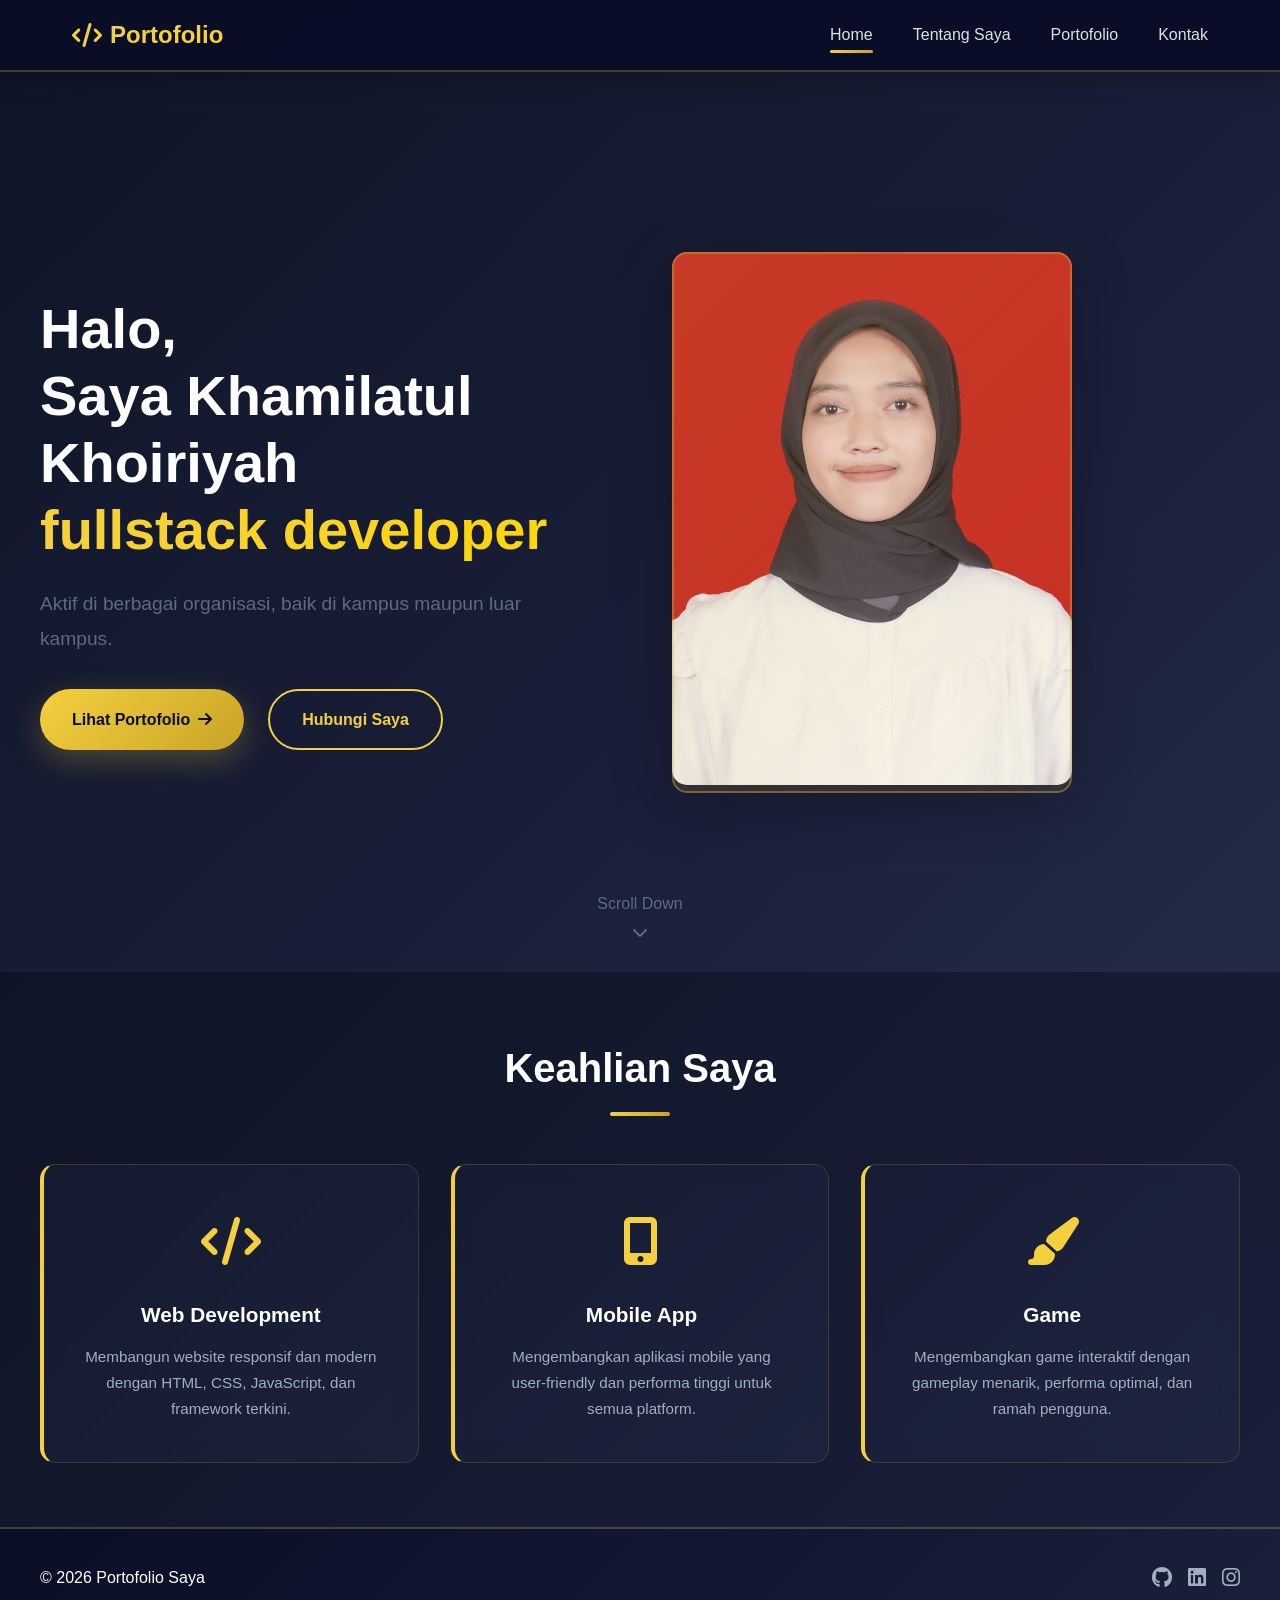
<file: index.html>
<!DOCTYPE html>
<html lang="id">
<head>
    <meta charset="UTF-8">
    <meta name="viewport" content="width=device-width, initial-scale=1.0">
    <meta name="description" content="Portofolio">
    <title>Portofolio - Home</title>
    <link rel="stylesheet" href="styles.css">
    <link rel="stylesheet" href="https://cdnjs.cloudflare.com/ajax/libs/font-awesome/6.4.0/css/all.min.css">
</head>
<body>
    <!-- Navigation -->
    <header>
        <nav class="navbar">
            <div class="nav-container">
                <div class="logo">
                    <i class="fas fa-code"></i>
                    <span>Portofolio</span>
                </div>
                <ul class="nav-menu">
                    <li><a href="index.html" class="nav-link active">Home</a></li>
                    <li><a href="about.html" class="nav-link">Tentang Saya</a></li>
                    <li><a href="portofolio.html" class="nav-link">Portofolio</a></li>
                    <li><a href="contact.html" class="nav-link">Kontak</a></li>
                </ul>
            </div>
        </nav>
    </header>

    <main>
        <!-- Hero Section -->
        <section class="hero">
            <div class="hero-bg-animation"></div>
            <div class="hero-container">
                <div class="hero-content">
                    <h1 class="hero-title">
                        <span class="hero-word">Halo,</span>
                        <span class="hero-word">Saya Khamilatul Khoiriyah</span>
                        <span class="hero-highlight">fullstack developer</span>
                    </h1>
                    <p class="hero-subtitle">
                        Aktif di berbagai organisasi, baik di kampus maupun luar kampus.
                    </p>
                    <div class="hero-buttons">
                        <a href="portofolio.html" class="btn btn-primary">
                            <span>Lihat Portofolio</span>
                            <i class="fas fa-arrow-right"></i>
                        </a>
                        <a href="contact.html" class="btn btn-secondary">
                            Hubungi Saya
                        </a>
                    </div>
                </div>
                <div class="hero-image">
                    <div class="image-wrapper">
                        <img src="assets/images/betul.jpg" alt="Profile Picture">
                        <div class="image-glow"></div>
                    </div>
                </div>
            </div>

            <!-- Scroll Indicator -->
            <div class="scroll-indicator">
                <span>Scroll Down</span>
                <i class="fas fa-chevron-down"></i>
            </div>
        </section>

        <!-- Features Section -->
        <section class="features">
            <div class="features-container">
                <h2 class="section-title">Keahlian Saya</h2>
                <div class="features-grid">
                    <div class="feature-card">
                        <div class="feature-icon">
                            <i class="fas fa-code"></i>
                        </div>
                        <h3>Web Development</h3>
                        <p>Membangun website responsif dan modern dengan HTML, CSS, JavaScript, dan framework terkini.</p>
                    </div>
                    <div class="feature-card">
                        <div class="feature-icon">
                            <i class="fas fa-mobile-alt"></i>
                        </div>
                        <h3>Mobile App</h3>
                        <p>Mengembangkan aplikasi mobile yang user-friendly dan performa tinggi untuk semua platform.</p>
                    </div>
                    <div class="feature-card">
                        <div class="feature-icon">
                            <i class="fas fa-paint-brush"></i>
                        </div>
                        <h3>Game</h3>
                        <p>Mengembangkan game interaktif dengan gameplay menarik, performa optimal, dan ramah pengguna.</p>
                    </div>
                </div>
            </div>
        </section>
    </main>

    <!-- Footer -->
    <footer>
        <div class="footer-container">
            <p>&copy; 2026 Portofolio Saya</p>
            <div class="social-links">
                <a href="https://github.com" target="_blank" title="GitHub">
                    <i class="fab fa-github"></i>
                </a>
                <a href="https://linkedin.com" target="_blank" title="LinkedIn">
                    <i class="fab fa-linkedin"></i>
                </a>
                <a href="https://instagram.com" target="_blank" title="Instagram">
                    <i class="fab fa-instagram"></i>
                </a>
            </div>
        </div>
    </footer>

    <script src="script.js"></script>
</body>
</html>
</file>
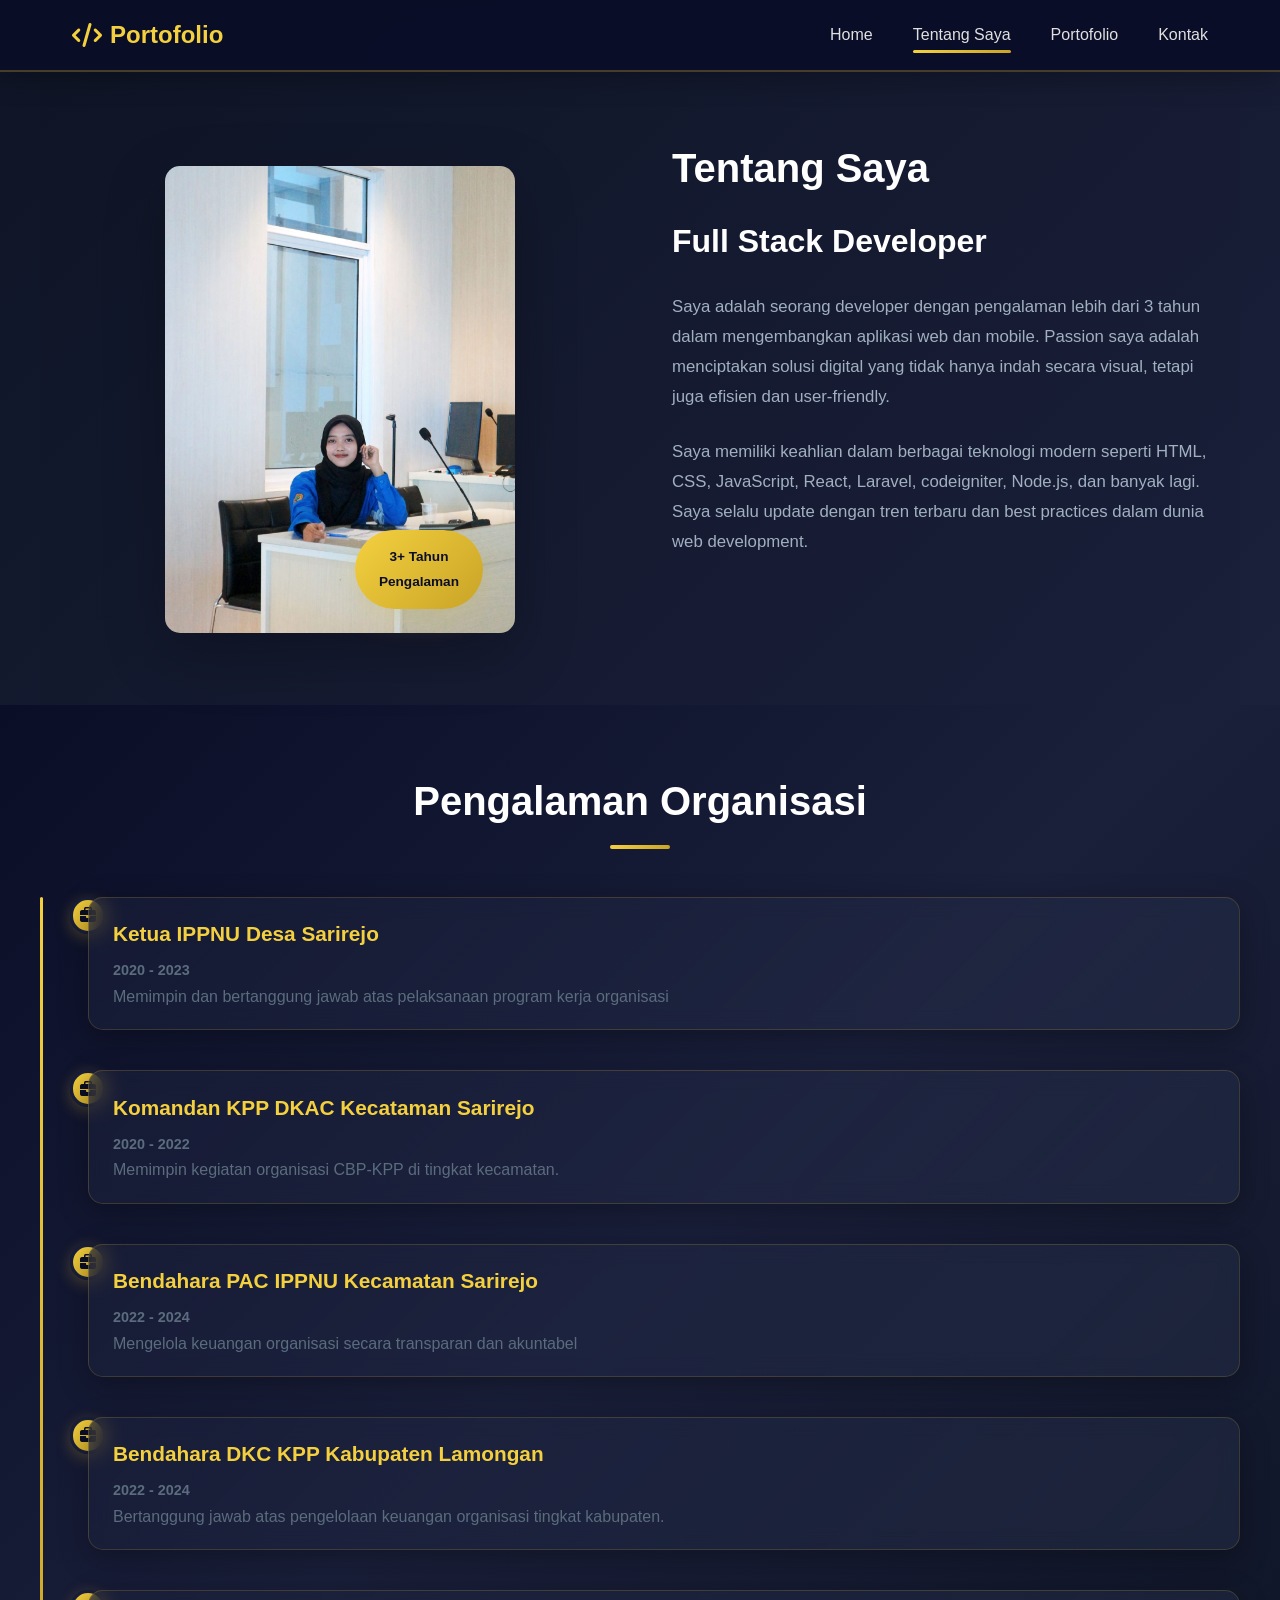
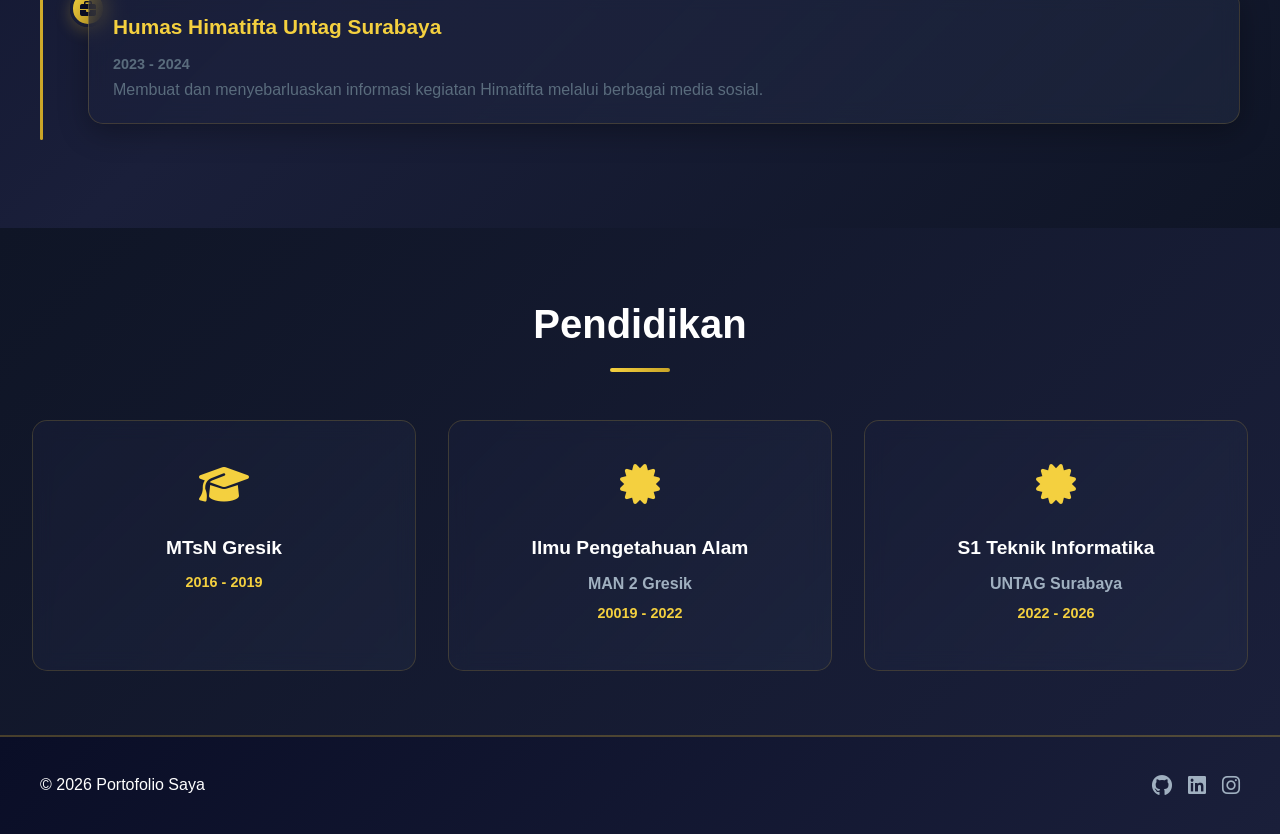
<file: about.html>
<!DOCTYPE html>
<html lang="id">
<head>
    <meta charset="UTF-8">
    <meta name="viewport" content="width=device-width, initial-scale=1.0">
    <meta name="description" content="Tentang saya - Developer profesional">
    <title>Tentang Saya - Portofolio</title>
    <link rel="stylesheet" href="styles.css">
    <link rel="stylesheet" href="https://cdnjs.cloudflare.com/ajax/libs/font-awesome/6.4.0/css/all.min.css">
</head>
<body>
    <!-- Navigation -->
    <header>
        <nav class="navbar">
            <div class="nav-container">
                <div class="logo">
                    <i class="fas fa-code"></i>
                    <span>Portofolio</span>
                </div>
                <ul class="nav-menu">
                    <li><a href="index.html" class="nav-link">Home</a></li>
                    <li><a href="about.html" class="nav-link active">Tentang Saya</a></li>
                    <li><a href="portofolio.html" class="nav-link">Portofolio</a></li>
                    <li><a href="contact.html" class="nav-link">Kontak</a></li>
                </ul>
            </div>
        </nav>
    </header>

    <main>
        <!-- About Section -->
        <section class="about-page">
            <div class="about-container">
                <!-- Left: Image -->
                <div class="about-image-section">
                    <div class="about-image-wrapper">
                        <img src="assets/images/fotomilaaa.jpg" alt="Tentang Saya">
                        <div class="about-badge">
                            <span class="badge-text">3+ Tahun</span>
                            <span class="badge-text">Pengalaman</span>
                        </div>
                    </div>
                </div>

                <!-- Right: Content -->
                <div class="about-content-section">
                    <h1 class="page-title">Tentang Saya</h1>
                    
                    <h2 class="subtitle">Full Stack Developer</h2>
                    
                    <p class="about-text">
                        Saya adalah seorang developer dengan pengalaman lebih dari 3 tahun dalam mengembangkan aplikasi web dan mobile. 
                        Passion saya adalah menciptakan solusi digital yang tidak hanya indah secara visual, tetapi juga efisien dan user-friendly.
                    </p>

                    <p class="about-text">
                        Saya memiliki keahlian dalam berbagai teknologi modern seperti HTML, CSS, JavaScript, React, Laravel, codeigniter, Node.js, dan banyak lagi. 
                        Saya selalu update dengan tren terbaru dan best practices dalam dunia web development.
                    </p>

                    
                </div>
            </div>
        </section>

        <!-- Experience Timeline -->
        <section class="experience-section">
            <div class="experience-container">
                <h2 class="section-title">Pengalaman Organisasi</h2>

                <div class="timeline">
                    <div class="timeline-item">
                        <div class="timeline-marker">
                            <i class="fas fa-briefcase"></i>
                        </div>
                        <div class="timeline-content">
                            <h3>Ketua IPPNU Desa Sarirejo</h3>
                            <p class="timeline-period">2020 - 2023</p>
                            <p>Memimpin dan bertanggung jawab atas pelaksanaan program kerja organisasi</p>
                        </div>
                    </div>

                    <div class="timeline-item">
                        <div class="timeline-marker">
                            <i class="fas fa-briefcase"></i>
                        </div>
                        <div class="timeline-content">
                            <h3>Komandan KPP DKAC Kecataman Sarirejo</h3>
                            <p class="timeline-period">2020 - 2022</p>
                            <p>Memimpin kegiatan organisasi CBP-KPP di tingkat kecamatan.</p>
                        </div>
                    </div>

                    <div class="timeline-item">
                        <div class="timeline-marker">
                            <i class="fas fa-briefcase"></i>
                        </div>
                        <div class="timeline-content">
                            <h3>Bendahara PAC IPPNU Kecamatan Sarirejo</h3>
                            <p class="timeline-period">2022 - 2024</p>
                            <p>Mengelola keuangan organisasi secara transparan dan akuntabel</p>
                        </div>
                    </div>

                    <div class="timeline-item">
                        <div class="timeline-marker">
                            <i class="fas fa-briefcase"></i>
                        </div>
                        <div class="timeline-content">
                            <h3>Bendahara DKC KPP Kabupaten Lamongan</h3>
                            <p class="timeline-period">2022 - 2024</p>
                            <p>Bertanggung jawab atas pengelolaan keuangan organisasi tingkat kabupaten.</p>
                        </div>
                    </div>

                    <div class="timeline-item">
                        <div class="timeline-marker">
                            <i class="fas fa-briefcase"></i>
                        </div>
                        <div class="timeline-content">
                            <h3>Humas Himatifta Untag Surabaya </h3>
                            <p class="timeline-period">2023 - 2024</p>
                            <p>Membuat dan menyebarluaskan informasi kegiatan Himatifta melalui berbagai media sosial.</p>
                        </div>
                    </div>
                </div>
            </div>
        </section>

        <!-- Education -->
        <section class="education-section">
            <div class="education-container">
                <h2 class="section-title">Pendidikan</h2>

                <div class="education-grid">
                    <div class="education-card">
                        <div class="education-icon">
                            <i class="fas fa-graduation-cap"></i>
                        </div>
                        <h3>MTsN Gresik</h3>
                        <p class="education-year">2016 - 2019</p>
                    </div>

                    <div class="education-card">
                        <div class="education-icon">
                            <i class="fas fa-certificate"></i>
                        </div>
                        <h3>Ilmu Pengetahuan Alam</h3>
                        <p class="education-school">MAN 2 Gresik</p>
                        <p class="education-year">20019 - 2022</p>
                    </div>

                    <div class="education-card">
                        <div class="education-icon">
                            <i class="fas fa-certificate"></i>
                        </div>
                        <h3>S1 Teknik Informatika</h3>
                        <p class="education-school">UNTAG Surabaya</p>
                        <p class="education-year">2022 - 2026</p>
                    </div>
                </div>
            </div>
        </section>
    </main>

    <!-- Footer -->
    <footer>
        <div class="footer-container">
            <p>&copy; 2026 Portofolio Saya</p>
            <div class="social-links">
                <a href="https://github.com" target="_blank" title="GitHub">
                    <i class="fab fa-github"></i>
                </a>
                <a href="https://linkedin.com" target="_blank" title="LinkedIn">
                    <i class="fab fa-linkedin"></i>
                </a>
                <a href="https://instagram.com" target="_blank" title="Instagram">
                    <i class="fab fa-instagram"></i>
                </a>
            </div>
        </div>
    </footer>

    <script src="script.js"></script>
</body>
</html>
</file>
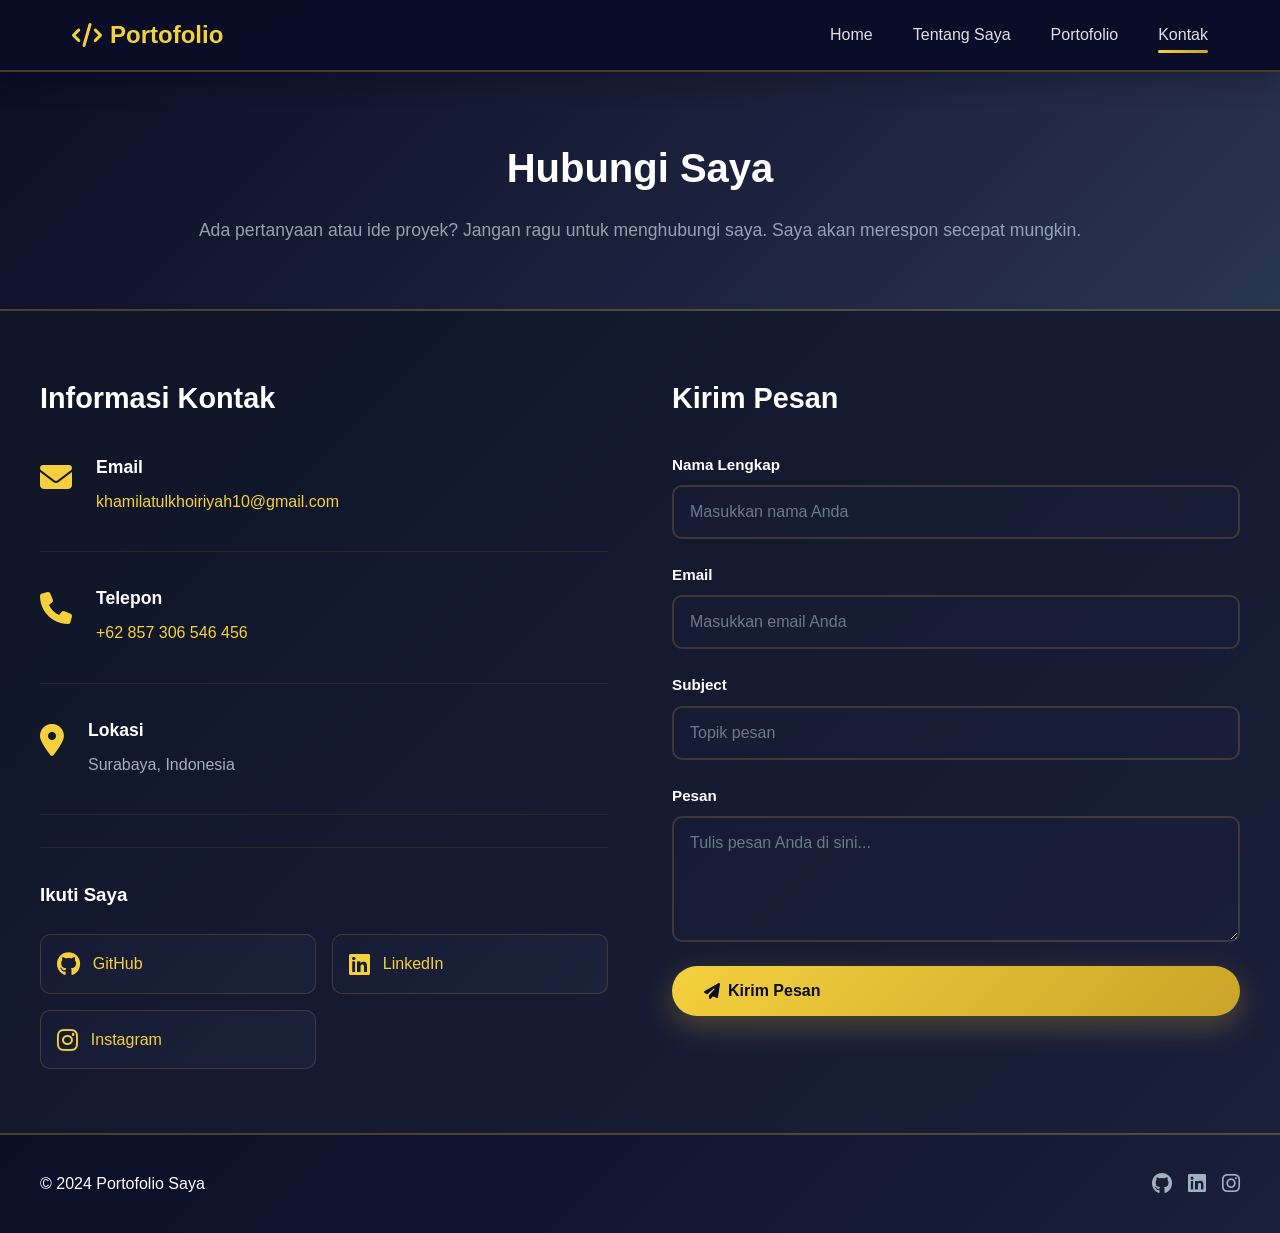
<file: contact.html>
<!DOCTYPE html>
<html lang="id">
<head>
    <meta charset="UTF-8">
    <meta name="viewport" content="width=device-width, initial-scale=1.0">
    <meta name="description" content="Hubungi saya untuk proyek baru atau kolaborasi">
    <title>Kontak - Portofolio</title>
    <link rel="stylesheet" href="styles.css">
    <link rel="stylesheet" href="https://cdnjs.cloudflare.com/ajax/libs/font-awesome/6.4.0/css/all.min.css">
</head>
<body>
    <!-- Navigation -->
    <header>
        <nav class="navbar">
            <div class="nav-container">
                <div class="logo">
                    <i class="fas fa-code"></i>
                    <span>Portofolio</span>
                </div>
                <ul class="nav-menu">
                    <li><a href="index.html" class="nav-link">Home</a></li>
                    <li><a href="about.html" class="nav-link">Tentang Saya</a></li>
                    <li><a href="portofolio.html" class="nav-link">Portofolio</a></li>
                    <li><a href="contact.html" class="nav-link active">Kontak</a></li>
                </ul>
            </div>
        </nav>
    </header>

    <main>
        <!-- Contact Header -->
        <section class="contact-header">
            <div class="contact-header-container">
                <h1 class="page-title">Hubungi Saya</h1>
                <p class="page-subtitle">Ada pertanyaan atau ide proyek? Jangan ragu untuk menghubungi saya. Saya akan merespon secepat mungkin.</p>
            </div>
        </section>

        <!-- Contact Section -->
        <section class="contact-section">
            <div class="contact-container">
                <!-- Left: Contact Info -->
                <div class="contact-info">
                    <h2>Informasi Kontak</h2>

                    <div class="contact-card">
                        <div class="contact-icon">
                            <i class="fas fa-envelope"></i>
                        </div>
                        <div class="contact-details">
                            <h3>Email</h3>
                            <p><a href="mailto:hello@example.com">khamilatulkhoiriyah10@gmail.com</a></p>
                        </div>
                    </div>

                    <div class="contact-card">
                        <div class="contact-icon">
                            <i class="fas fa-phone"></i>
                        </div>
                        <div class="contact-details">
                            <h3>Telepon</h3>
                            <p><a href="tel:+62812345678">+62 857 306 546 456</a></p>
                        </div>
                    </div>

                    <div class="contact-card">
                        <div class="contact-icon">
                            <i class="fas fa-map-marker-alt"></i>
                        </div>
                        <div class="contact-details">
                            <h3>Lokasi</h3>
                            <p>Surabaya, Indonesia</p>
                        </div>
                    </div>

                    <!-- Social Media -->
                    <div class="social-section">
                        <h3>Ikuti Saya</h3>
                        <div class="social-buttons">
                            <a href="https://github.com" target="_blank" class="social-btn">
                                <i class="fab fa-github"></i>
                                <span>GitHub</span>
                            </a>
                            <a href="https://linkedin.com" target="_blank" class="social-btn">
                                <i class="fab fa-linkedin"></i>
                                <span>LinkedIn</span>
                            </a>
                            <a href="https://instagram.com" target="_blank" class="social-btn">
                                <i class="fab fa-instagram"></i>
                                <span>Instagram</span>
                            </a>
                        </div>
                    </div>
                </div>

                <!-- Right: Contact Form -->
                <div class="contact-form-wrapper">
                    <h2>Kirim Pesan</h2>
                    
                    <form class="contact-form" id="contactForm">
                        <div class="form-group">
                            <label for="name">Nama Lengkap</label>
                            <input type="text" id="name" name="name" required placeholder="Masukkan nama Anda">
                            <span class="form-error"></span>
                        </div>

                        <div class="form-group">
                            <label for="email">Email</label>
                            <input type="email" id="email" name="email" required placeholder="Masukkan email Anda">
                            <span class="form-error"></span>
                        </div>

                        <div class="form-group">
                            <label for="subject">Subject</label>
                            <input type="text" id="subject" name="subject" required placeholder="Topik pesan">
                            <span class="form-error"></span>
                        </div>

                        <div class="form-group">
                            <label for="message">Pesan</label>
                            <textarea id="message" name="message" rows="5" required placeholder="Tulis pesan Anda di sini..."></textarea>
                            <span class="form-error"></span>
                        </div>

                        <button type="submit" class="btn btn-primary">
                            <i class="fas fa-paper-plane"></i>
                            <span>Kirim Pesan</span>
                        </button>
                    </form>

                    <!-- Success Message -->
                    <div id="successMessage" class="success-message hidden">
                        <div class="success-icon">
                            <i class="fas fa-check-circle"></i>
                        </div>
                        <p>Terima kasih! Pesan Anda telah dikirim. Saya akan merespon segera.</p>
                    </div>
                </div>
            </div>
        </section>
    </main>

    <!-- Footer -->
    <footer>
        <div class="footer-container">
            <p>&copy; 2024 Portofolio Saya</p>
            <div class="social-links">
                <a href="https://github.com" target="_blank" title="GitHub">
                    <i class="fab fa-github"></i>
                </a>
                <a href="https://linkedin.com" target="_blank" title="LinkedIn">
                    <i class="fab fa-linkedin"></i>
                </a>
                <a href="https://instagram.com" target="_blank" title="Instagram">
                    <i class="fab fa-instagram"></i>
                </a>
            </div>
        </div>
    </footer>

    <script src="script.js"></script>
</body>
</html>
</file>
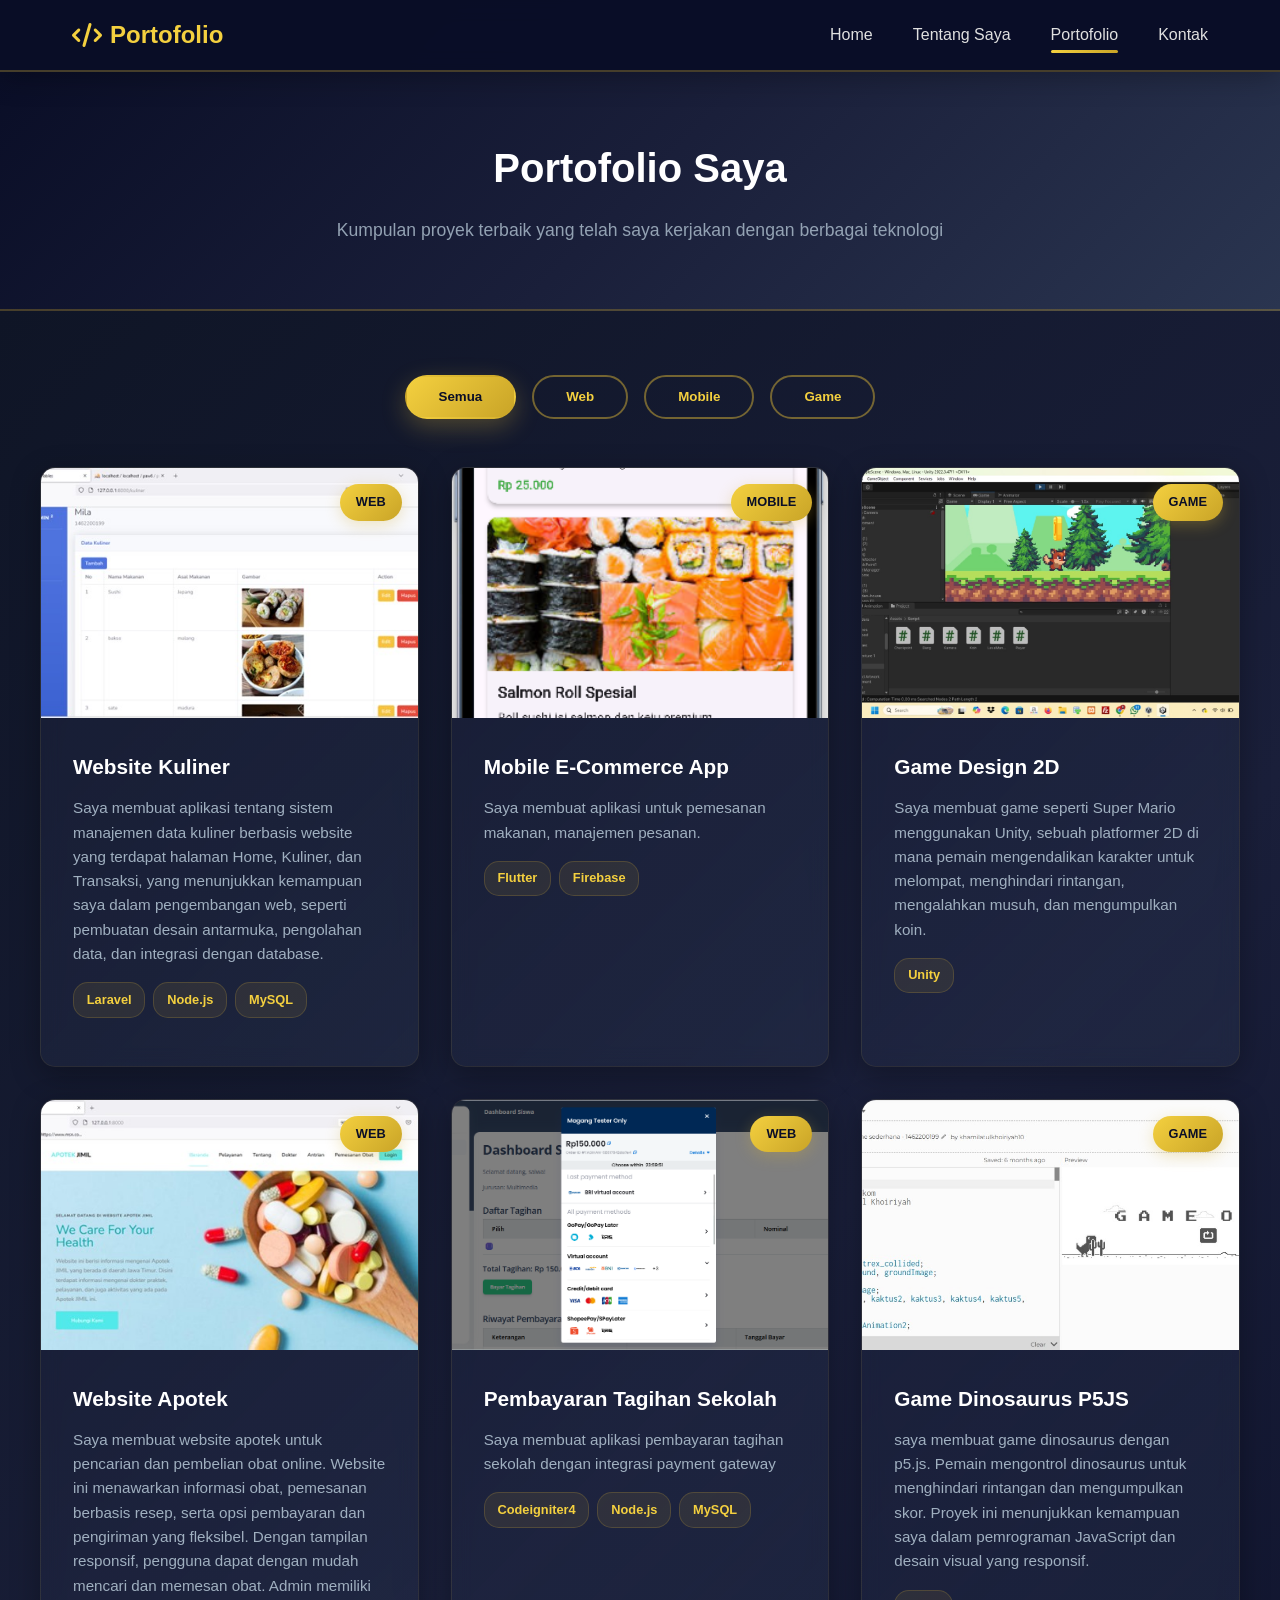
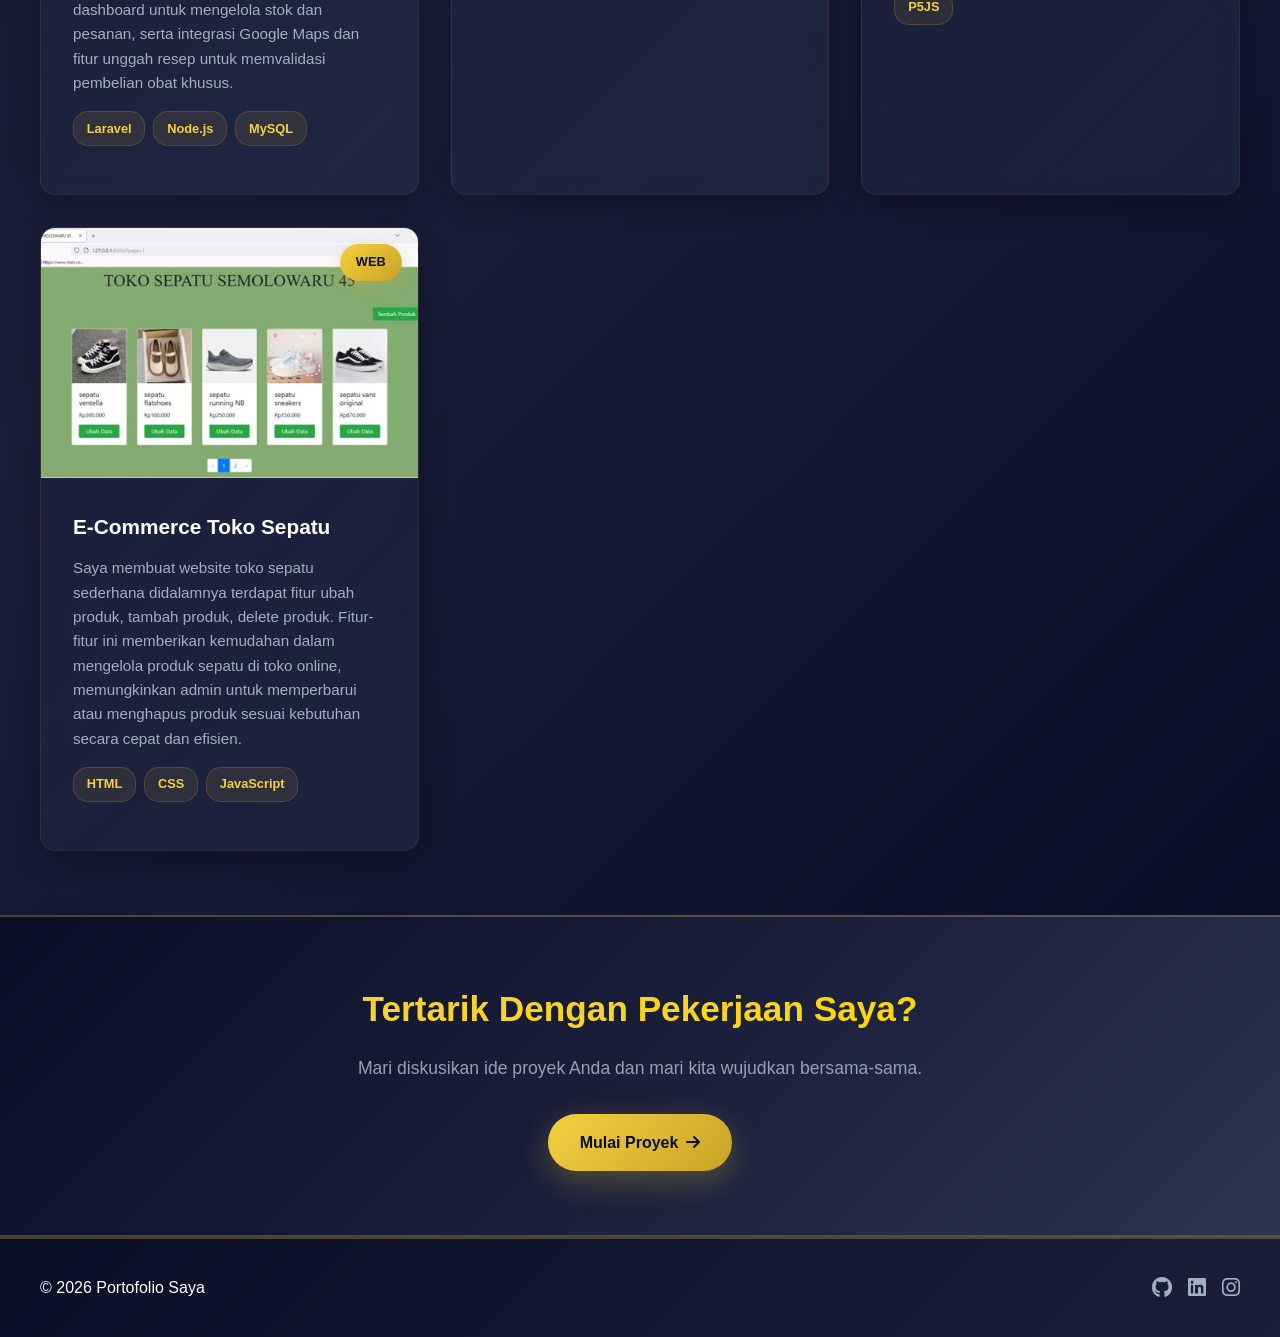
<file: portofolio.html>
<!DOCTYPE html>
<html lang="id">
<head>
    <meta charset="UTF-8">
    <meta name="viewport" content="width=device-width, initial-scale=1.0">
    <meta name="description" content="Portofolio proyek-proyek terbaik saya">
    <title>Portofolio - Galeri Proyek</title>
    <link rel="stylesheet" href="styles.css">
    <link rel="stylesheet" href="https://cdnjs.cloudflare.com/ajax/libs/font-awesome/6.4.0/css/all.min.css">
</head>
<body>
    <!-- Navigation -->
    <header>
        <nav class="navbar">
            <div class="nav-container">
                <div class="logo">
                    <i class="fas fa-code"></i>
                    <span>Portofolio</span>
                </div>
                <ul class="nav-menu">
                    <li><a href="index.html" class="nav-link">Home</a></li>
                    <li><a href="about.html" class="nav-link">Tentang Saya</a></li>
                    <li><a href="portofolio.html" class="nav-link active">Portofolio</a></li>
                    <li><a href="contact.html" class="nav-link">Kontak</a></li>
                </ul>
            </div>
        </nav>
    </header>

    <main>
        <!-- Portofolio Header -->
        <section class="portofolio-header">
            <div class="portofolio-header-container">
                <h1 class="page-title">Portofolio Saya</h1>
                <p class="page-subtitle">Kumpulan proyek terbaik yang telah saya kerjakan dengan berbagai teknologi</p>
            </div>
        </section>

        <!-- Portofolio Section -->
        <section class="portofolio-section">
            <div class="portofolio-container">
                <!-- Filter Buttons -->
                <div class="filter-buttons">
                    <button class="filter-btn active" data-filter="all">
                        <span>Semua</span>
                    </button>
                    <button class="filter-btn" data-filter="web">
                        <span>Web</span>
                    </button>
                    <button class="filter-btn" data-filter="mobile">
                        <span>Mobile</span>
                    </button>
                    <button class="filter-btn" data-filter="Game">
                        <span>Game</span>
                    </button>
                </div>

                <!-- Portofolio Grid -->
                <div class="portofolio-grid" id="portofolioGrid">
                    <!-- Portofolio items akan di-generate oleh JavaScript -->
                </div>
            </div>
        </section>

        <!-- CTA Section -->
        <section class="cta">
            <div class="cta-container">
                <h2>Tertarik Dengan Pekerjaan Saya?</h2>
                <p>Mari diskusikan ide proyek Anda dan mari kita wujudkan bersama-sama.</p>
                <a href="contact.html" class="btn btn-primary">
                    Mulai Proyek <i class="fas fa-arrow-right"></i>
                </a>
            </div>
        </section>
    </main>

    <!-- Footer -->
    <footer>
        <div class="footer-container">
            <p>&copy; 2026 Portofolio Saya</p>
            <div class="social-links">
                <a href="https://github.com" target="_blank" title="GitHub">
                    <i class="fab fa-github"></i>
                </a>
                <a href="https://linkedin.com" target="_blank" title="LinkedIn">
                    <i class="fab fa-linkedin"></i>
                </a>
                <a href="https://instagram.com" target="_blank" title="Instagram">
                    <i class="fab fa-instagram"></i>
                </a>
            </div>
        </div>
    </footer>

    <script src="script.js"></script>
</body>
</html>
</file>
<file: styles.css>
/* ===== RESET & GLOBAL ===== */
* {
    margin: 0;
    padding: 0;
    box-sizing: border-box;
}

:root {
    --primary: #0a0e27;
    --secondary: #1a1f3a;
    --accent: #d4af37;
    --gold: #f4d03f;
    --gold-dark: #c9a427;
    --light: #f5f7fa;
    --text-dark: #0a0e27;
    --text-light: #5a6c7d;
    --white: #ffffff;
    --shadow: 0 10px 40px rgba(0, 0, 0, 0.15);
    --shadow-lg: 0 20px 60px rgba(0, 0, 0, 0.25);
}

html {
    scroll-behavior: smooth;
}

body {
    font-family: 'Segoe UI', Tahoma, Geneva, Verdana, sans-serif;
    background: linear-gradient(135deg, #0f1526 0%, #1a1f3a 50%, #2a3550 100%);
    color: var(--text-dark);
    line-height: 1.6;
    min-height: 100vh;
    display: flex;
    flex-direction: column;
}

main {
    flex: 1;
}

/* ===== NAVBAR ===== */
header {
    background: rgba(10, 14, 39, 0.98);
    backdrop-filter: blur(10px);
    border-bottom: 2px solid rgba(212, 175, 55, 0.3);
    box-shadow: 0 4px 30px rgba(0, 0, 0, 0.3);
    position: sticky;
    top: 0;
    z-index: 100;
}

.navbar {
    padding: 1rem 0;
}

.nav-container {
    max-width: 1200px;
    margin: 0 auto;
    padding: 0 2rem;
    display: flex;
    justify-content: space-between;
    align-items: center;
}

.logo {
    font-size: 1.5rem;
    font-weight: 700;
    color: var(--gold);
    display: flex;
    align-items: center;
    gap: 0.5rem;
}

.logo i {
    color: var(--gold);
}

.nav-menu {
    display: flex;
    list-style: none;
    gap: 2.5rem;
}

.nav-link {
    text-decoration: none;
    color: #e0e0e0;
    font-weight: 500;
    position: relative;
    padding-bottom: 0.3rem;
    transition: color 0.3s ease;
}

.nav-link::after {
    content: '';
    position: absolute;
    bottom: -5px;
    left: 0;
    width: 0;
    height: 3px;
    background: linear-gradient(90deg, var(--gold), var(--gold-dark));
    border-radius: 2px;
    transition: width 0.3s ease;
}

.nav-link:hover::after,
.nav-link.active::after {
    width: 100%;
}

.nav-link:hover {
    color: var(--gold);
}

/* ===== HERO SECTION ===== */
.hero {
    min-height: 100vh;
    display: flex;
    flex-direction: column;
    justify-content: center;
    align-items: center;
    padding: 4rem 2rem;
    position: relative;
    overflow: hidden;
}

.hero-bg-animation {
    position: absolute;
    top: -50%;
    right: -50%;
    width: 600px;
    height: 600px;
    background: radial-gradient(circle, rgba(212, 175, 55, 0.15) 0%, transparent 70%);
    border-radius: 50%;
    animation: float 6s ease-in-out infinite;
    z-index: -1;
}

.hero-container {
    max-width: 1200px;
    width: 100%;
    display: grid;
    grid-template-columns: 1fr 1fr;
    gap: 4rem;
    align-items: center;
}

.hero-content h1 {
    font-size: 3.5rem;
    font-weight: 800;
    margin-bottom: 1.5rem;
    line-height: 1.2;
    color: white;
}

.hero-word {
    display: block;
    animation: slideUp 0.8s ease both;
}

.hero-word:nth-child(1) {
    animation-delay: 0s;
}

.hero-word:nth-child(2) {
    animation-delay: 0.2s;
}

.hero-highlight {
    display: block;
    background: linear-gradient(135deg, var(--gold) 0%, #ffd700 100%);
    -webkit-background-clip: text;
    -webkit-text-fill-color: transparent;
    background-clip: text;
    animation: slideUp 0.8s ease 0.4s both;
}

.hero-subtitle {
    font-size: 1.2rem;
    color: var(--text-light);
    margin-bottom: 2rem;
    max-width: 500px;
    line-height: 1.8;
    animation: slideUp 0.8s ease 0.6s both;
}

.hero-buttons {
    display: flex;
    gap: 1.5rem;
    animation: slideUp 0.8s ease 0.8s both;
    flex-wrap: wrap;
}

.btn {
    padding: 1rem 2rem;
    border: none;
    border-radius: 50px;
    font-size: 1rem;
    font-weight: 600;
    cursor: pointer;
    transition: all 0.3s ease;
    display: inline-flex;
    align-items: center;
    gap: 0.5rem;
    text-decoration: none;
    text-align: center;
}

.btn-primary {
    background: linear-gradient(135deg, var(--gold) 0%, var(--gold-dark) 100%);
    color: #0a0e27;
    box-shadow: 0 10px 30px rgba(212, 175, 55, 0.3);
    font-weight: 700;
}

.btn-primary:hover {
    transform: translateY(-3px);
    box-shadow: 0 15px 45px rgba(212, 175, 55, 0.5);
}

.btn-secondary {
    background: transparent;
    color: var(--gold);
    border: 2px solid var(--gold);
}

.btn-secondary:hover {
    background: var(--gold);
    color: #0a0e27;
    transform: translateY(-3px);
    font-weight: 700;
}

.hero-image {
    position: relative;
    animation: slideUp 0.8s ease 1s both;
}

.image-wrapper {
    position: relative;
    width: 100%;
    max-width: 400px;
}

.image-wrapper img {
    width: 100%;
    border-radius: 15px;
    box-shadow: var(--shadow-lg);
    object-fit: cover;
}

.image-glow {
    position: absolute;
    inset: 0;
    border-radius: 15px;
    background: linear-gradient(135deg, rgba(212, 175, 55, 0.2) 0%, rgba(244, 208, 63, 0.1) 100%);
    animation: rotate 8s linear infinite;
    pointer-events: none;
    border: 2px solid rgba(212, 175, 55, 0.4);
}

.scroll-indicator {
    position: absolute;
    bottom: 2rem;
    left: 50%;
    transform: translateX(-50%);
    display: flex;
    flex-direction: column;
    align-items: center;
    gap: 0.5rem;
    color: var(--text-light);
    animation: bounce 2s ease-in-out infinite;
}

/* ===== FEATURES SECTION ===== */
.features {
    padding: 4rem 2rem;
    background: linear-gradient(135deg, #0f1526 0%, #1a1f3a 100%);
}

.features-container {
    max-width: 1200px;
    margin: 0 auto;
}

.section-title {
    font-size: 2.5rem;
    font-weight: 800;
    text-align: center;
    margin-bottom: 3rem;
    color: var(--white);
    position: relative;
    padding-bottom: 1rem;
}

.section-title::after {
    content: '';
    position: absolute;
    bottom: 0;
    left: 50%;
    transform: translateX(-50%);
    width: 60px;
    height: 4px;
    background: linear-gradient(90deg, var(--gold), var(--gold-dark));
    border-radius: 2px;
}

.features-grid {
    display: grid;
    grid-template-columns: repeat(auto-fit, minmax(300px, 1fr));
    gap: 2rem;
}

.feature-card {
    background: linear-gradient(135deg, rgba(26, 31, 58, 0.5) 0%, rgba(42, 53, 80, 0.3) 100%);
    padding: 2.5rem;
    border-radius: 15px;
    border-left: 4px solid var(--gold);
    border: 1px solid rgba(212, 175, 55, 0.2);
    border-left: 4px solid var(--gold);
    transition: all 0.3s ease;
    text-align: center;
    backdrop-filter: blur(10px);
}

.feature-card:hover {
    transform: translateY(-8px);
    box-shadow: 0 15px 50px rgba(212, 175, 55, 0.2);
    border-color: rgba(212, 175, 55, 0.4);
}

.feature-icon {
    font-size: 3rem;
    color: var(--gold);
    margin-bottom: 1rem;
}

.feature-card h3 {
    color: var(--white);
    margin-bottom: 0.8rem;
    font-size: 1.3rem;
}

.feature-card p {
    color: #a0b0c0;
    font-size: 0.95rem;
    line-height: 1.7;
}

/* ===== ABOUT PAGE ===== */
.about-page { 
    max-width: 1200px; 
    margin: 0 auto;    
    padding: 4rem 2rem;
    background: linear-gradient(135deg, #0f1526 0%, #1a1f3a 100%);
}

.about-container {
    display: grid;
    grid-template-columns: 1fr 1fr;
    gap: 4rem;
    align-items: flex-start; 
}
.about-image-section {
    margin-top: 30px;
    display: flex;
    justify-content: center;
}

.about-image-wrapper {
    position: relative;
     max-width: 350px;
    width: 100%;
}

.about-image-wrapper img {
    width: 100%;
    border-radius: 15px;
    box-shadow: var(--shadow-lg);
    object-fit: cover;
}

.about-badge {
    position: absolute;
    bottom: 2rem;
    right: 2rem;
    background: linear-gradient(135deg, var(--gold) 0%, var(--gold-dark) 100%);
    color: #0a0e27;
    padding: 1rem 1.5rem;
    border-radius: 50px;
    font-weight: 700;
    box-shadow: 0 8px 30px rgba(212, 175, 55, 0.3);
    display: flex;
    flex-direction: column;
    align-items: center;
    gap: 0.2rem;
}

.badge-text {
    font-size: 0.85rem;
}

.page-title {
    font-size: 2.5rem;
    font-weight: 800;
    color: var(--white);
    margin-bottom: 1rem;
}

.subtitle {
    font-size: 2rem;
    color: var(--white);
    margin-bottom: 1.5rem;
}

.about-text {
    color: #a0b0c0;
    margin-bottom: 1.5rem;
    line-height: 1.8;
    font-size: 1.05rem;
}

/* ===== EXPERIENCE SECTION ===== */
.experience-section {
    padding: 4rem 2rem;
    background: linear-gradient(135deg, #0a0e27 0%, #1a1f3a 50%, #0f1526 100%);
}

.experience-container {
    max-width: 1200px;
    margin: 0 auto;
}

.timeline {
    position: relative;
    padding-left: 3rem;
}

.timeline::before {
    content: '';
    position: absolute;
    left: 0;
    top: 0;
    bottom: 0;
    width: 3px;
    background: linear-gradient(180deg, var(--gold) 0%, var(--gold-dark) 100%);
    border-radius: 2px;
}

.timeline-item {
    position: relative;
    margin-bottom: 1.5rem;
    padding-bottom: 1rem;
}

.timeline-marker {
    position: absolute;
    left: -1.15rem;
    top: 0;
    width: 2.3rem;
    height: 2.3rem;
    background: linear-gradient(135deg, var(--gold) 0%, var(--gold-dark) 100%);
    border-radius: 50%;
    border: 3px solid #1a1f3a;
    box-shadow: 0 4px 15px rgba(212, 175, 55, 0.3);
    display: flex;
    align-items: center;
    justify-content: center;
    color: #0a0e27;
    font-size: 1rem;
}

.timeline-content {
    background: linear-gradient(135deg, rgba(26, 31, 58, 0.6) 0%, rgba(42, 53, 80, 0.4) 100%);
    padding: 1.2rem 1.5rem;
    border-radius: 15px;
    border: 1px solid rgba(212, 175, 55, 0.2);
    box-shadow: 0 8px 30px rgba(0, 0, 0, 0.3);
    transition: all 0.3s ease;
    backdrop-filter: blur(10px);
}

.timeline-content:hover {
    transform: translateX(5px);
    box-shadow: 0 12px 40px rgba(212, 175, 55, 0.15);
    border-color: rgba(212, 175, 55, 0.4);
}

.timeline-content h3 {
    color: var(--gold);
    font-size: 1.3rem;
    margin-bottom: 0.5rem;
}

.timeline-period {
    color: #a0b0c0;
    font-weight: 600;
    font-size: 0.9rem;
}

.timeline-content p {
    color: #c0d0e0;
}

.timeline-company {
    color: var(--secondary);
    font-weight: 600;
    margin-bottom: 0.8rem;
    font-size: 0.95rem;
}

.timeline-content p {
    color: var(--text-light);
    line-height: 1.7;
}

/* ===== EDUCATION SECTION ===== */
.education-section {
    padding: 4rem 2rem;
    background: linear-gradient(135deg, #0f1526 0%, #1a1f3a 100%);
}

.education-grid {
    display: grid;
    grid-template-columns: repeat(auto-fit, minmax(280px, 1fr));
    gap: 2rem;
}

.education-card {
    background: linear-gradient(135deg, rgba(26, 31, 58, 0.5) 0%, rgba(42, 53, 80, 0.3) 100%);
    padding: 2rem;
    border-radius: 15px;
    text-align: center;
    transition: all 0.3s ease;
    border: 1px solid rgba(212, 175, 55, 0.2);
    backdrop-filter: blur(10px);
}

.education-card:hover {
    transform: translateY(-8px);
    box-shadow: 0 15px 50px rgba(212, 175, 55, 0.2);
    border-color: rgba(212, 175, 55, 0.4);
}

.education-icon {
    font-size: 2.5rem;
    color: var(--gold);
    margin-bottom: 1rem;
}

.education-card h3 {
    color: var(--white);
    font-size: 1.2rem;
    margin-bottom: 0.5rem;
}

.education-school {
    color: #a0b0c0;
    font-weight: 600;
    margin-bottom: 0.3rem;
}

.education-year {
    color: var(--gold);
    font-weight: 600;
    margin-bottom: 0.8rem;
    font-size: 0.9rem;
}

.education-desc {
    color: var(--text-light);
    font-size: 0.9rem;
    line-height: 1.6;
}

/* ===== PORTFOLIO SECTION ===== */
.portofolio-header {
    padding: 4rem 2rem;
    background: linear-gradient(135deg, #0a0e27 0%, #1a1f3a 50%, #2a3550 100%);
    color: var(--white);
    text-align: center;
    border-bottom: 2px solid rgba(212, 175, 55, 0.3);
}

.portofolio-header-container .page-title {
    color: var(--white);
}

.page-subtitle {
    font-size: 1.1rem;
    opacity: 0.9;
    margin-top: 1rem;
    color: #a0b0c0;
}

.portofolio-section {
    padding: 4rem 2rem;
    background: linear-gradient(135deg, #0f1526 0%, #1a1f3a 50%, #0a0e27 100%);
}

.portofolio-container {
    max-width: 1200px;
    margin: 0 auto;
}

.filter-buttons {
    display: flex;
    justify-content: center;
    gap: 1rem;
    margin-bottom: 3rem;
    flex-wrap: wrap;
}

.filter-btn {
    padding: 0.8rem 2rem;
    border: 2px solid rgba(212, 175, 55, 0.5);
    background: transparent;
    color: var(--gold);
    border-radius: 50px;
    font-weight: 600;
    cursor: pointer;
    transition: all 0.3s ease;
}

.filter-btn:hover,
.filter-btn.active {
    background: linear-gradient(135deg, var(--gold) 0%, var(--gold-dark) 100%);
    color: #0a0e27;
    border-color: transparent;
    box-shadow: 0 8px 25px rgba(212, 175, 55, 0.3);
}

.portofolio-grid {
    display: grid;
    grid-template-columns: repeat(auto-fill, minmax(320px, 1fr));
    gap: 2rem;
}

.portofolio-card {
    background: linear-gradient(135deg, rgba(26, 31, 58, 0.6) 0%, rgba(42, 53, 80, 0.4) 100%);
    border-radius: 15px;
    overflow: hidden;
    box-shadow: 0 8px 30px rgba(0, 0, 0, 0.3);
    transition: all 0.4s cubic-bezier(0.4, 0, 0.2, 1);
    cursor: pointer;
    border: 1px solid rgba(212, 175, 55, 0.1);
    backdrop-filter: blur(10px);
}

.portofolio-card:hover {
    transform: translateY(-10px);
    box-shadow: 0 15px 50px rgba(212, 175, 55, 0.2);
    border-color: rgba(212, 175, 55, 0.3);
}


.portofolio-image {
    width: 100%;
    height: 250px;
    overflow: hidden;
    position: relative;
    background: #ddd;
}

.portofolio-image img {
    width: 100%;
    height: 100%;
    object-fit: cover;
    transition: transform 0.3s ease;
}

.portofolio-card:hover .portofolio-image img {
    transform: scale(1.1);
}

.portofolio-badge {
    position: absolute;
    top: 1rem;
    right: 1rem;
    background: linear-gradient(135deg, var(--gold) 0%, var(--gold-dark) 100%);
    color: #0a0e27;
    padding: 0.5rem 1rem;
    border-radius: 20px;
    font-size: 0.8rem;
    font-weight: 700;
    text-transform: uppercase;
    box-shadow: 0 4px 15px rgba(212, 175, 55, 0.3);
}

.portofolio-content {
    padding: 2rem;
}

.portofolio-content h3 {
    color: var(--white);
    font-size: 1.3rem;
    margin-bottom: 0.8rem;
}

.portofolio-content p {
    color: #a0b0c0;
    font-size: 0.95rem;
    margin-bottom: 1rem;
    line-height: 1.6;
}

.portofolio-tech {
    display: flex;
    gap: 0.5rem;
    flex-wrap: wrap;
    margin-bottom: 1rem;
}

.tech-tag {
    background: rgba(212, 175, 55, 0.1);
    color: var(--gold);
    padding: 0.4rem 0.8rem;
    border-radius: 15px;
    font-size: 0.8rem;
    font-weight: 600;
    border: 1px solid rgba(212, 175, 55, 0.2);
}

.portofolio-link {
    display: inline-block;
    color: var(--gold);
    text-decoration: none;
    font-weight: 600;
    transition: all 0.3s ease;
}

.portofolio-link:hover {
    color: #ffd700;
    transform: translateX(5px);
}

/* ===== CONTACT SECTION ===== */
.contact-header {
    padding: 4rem 2rem;
    background: linear-gradient(135deg, #0a0e27 0%, #1a1f3a 50%, #2a3550 100%);
    color: var(--white);
    text-align: center;
    border-bottom: 2px solid rgba(212, 175, 55, 0.3);
}

.contact-header-container {
    max-width: 1200px;
    margin: 0 auto;
}

.contact-header-container .page-title {
    color: var(--white);
}

.contact-section {
    padding: 4rem 2rem;
    background: linear-gradient(135deg, #0f1526 0%, #1a1f3a 100%);
}

.contact-container {
    max-width: 1200px;
    margin: 0 auto;
    display: grid;
    grid-template-columns: 1fr 1fr;
    gap: 4rem;
}

.contact-info h2,
.contact-form-wrapper h2 {
    color: var(--white);
    font-size: 1.8rem;
    margin-bottom: 2rem;
}

.contact-card {
    display: flex;
    gap: 1.5rem;
    margin-bottom: 2rem;
    padding-bottom: 2rem;
    border-bottom: 1px solid rgba(212, 175, 55, 0.1);
    transition: all 0.3s ease;
}

.contact-card:hover {
    transform: translateX(5px);
}

.contact-icon {
    font-size: 2rem;
    color: var(--gold);
    flex-shrink: 0;
}

.contact-details h3 {
    color: var(--white);
    margin-bottom: 0.5rem;
    font-size: 1.1rem;
}

.contact-details p {
    color: #a0b0c0;
    margin-bottom: 0.3rem;
}

.contact-details a {
    color: var(--gold);
    text-decoration: none;
    transition: all 0.3s ease;
}

.contact-details a:hover {
    color: #ffd700;
}

.social-section {
    margin-top: 2rem;
    padding-top: 2rem;
    border-top: 1px solid rgba(212, 175, 55, 0.1);
}

.social-section h3 {
    color: var(--white);
    margin-bottom: 1.5rem;
}

.social-buttons {
    display: grid;
    grid-template-columns: repeat(2, 1fr);
    gap: 1rem;
}

.social-btn {
    display: flex;
    align-items: center;
    gap: 0.8rem;
    padding: 1rem;
    background: linear-gradient(135deg, rgba(26, 31, 58, 0.5) 0%, rgba(42, 53, 80, 0.3) 100%);
    border: 1px solid rgba(212, 175, 55, 0.2);
    border-radius: 10px;
    text-decoration: none;
    color: var(--gold);
    transition: all 0.3s ease;
}

.social-btn:hover {
    background: linear-gradient(135deg, var(--gold) 0%, var(--gold-dark) 100%);
    color: #0a0e27;
    transform: translateY(-3px);
    border-color: transparent;
    box-shadow: 0 8px 25px rgba(212, 175, 55, 0.3);
}

.social-btn i {
    font-size: 1.5rem;
}

/* ===== CONTACT FORM ===== */
.contact-form {
    display: flex;
    flex-direction: column;
    gap: 1.5rem;
}

.form-group {
    display: flex;
    flex-direction: column;
}

.form-group label {
    color: var(--white);
    font-weight: 600;
    margin-bottom: 0.5rem;
    font-size: 0.95rem;
}

.form-group input,
.form-group textarea {
    padding: 1rem;
    border: 2px solid rgba(212, 175, 55, 0.2);
    border-radius: 10px;
    font-family: inherit;
    font-size: 1rem;
    color: var(--white);
    background: rgba(26, 31, 58, 0.5);
    transition: all 0.3s ease;
}

.form-group input::placeholder,
.form-group textarea::placeholder {
    color: #6a7a8a;
}

.form-group input:focus,
.form-group textarea:focus {
    outline: none;
    border-color: var(--gold);
    box-shadow: 0 0 0 3px rgba(212, 175, 55, 0.15);
    background: rgba(26, 31, 58, 0.8);
}



.form-error {
    font-size: 0.85rem;
    color: #dc3545;
    margin-top: 0.3rem;
    display: none;
}

.success-message {
    background: linear-gradient(135deg, rgba(212, 175, 55, 0.1) 0%, rgba(244, 208, 63, 0.05) 100%);
    border: 2px solid var(--gold);
    color: var(--gold);
    padding: 1.5rem;
    border-radius: 10px;
    display: flex;
    align-items: center;
    gap: 1rem;
    font-weight: 600;
}

.success-icon {
    font-size: 1.5rem;
}

.success-message.hidden {
    display: none;
}

/* ===== CTA SECTION ===== */
.cta {
    padding: 4rem 2rem;
    background: linear-gradient(135deg, #0a0e27 0%, #1a1f3a 50%, #2a3550 100%);
    color: var(--white);
    text-align: center;
    border-top: 2px solid rgba(212, 175, 55, 0.3);
    border-bottom: 2px solid rgba(212, 175, 55, 0.3);
}

.cta-container {
    max-width: 800px;
    margin: 0 auto;
}

.cta h2 {
    font-size: 2.2rem;
    margin-bottom: 1rem;
    font-weight: 800;
    background: linear-gradient(135deg, var(--gold) 0%, #ffd700 100%);
    -webkit-background-clip: text;
    -webkit-text-fill-color: transparent;
    background-clip: text;
}

.cta p {
    font-size: 1.1rem;
    margin-bottom: 2rem;
    opacity: 0.9;
    color: #a0b0c0;
}

/* ===== FOOTER ===== */
footer {
    background: linear-gradient(135deg, #0a0e27 0%, #1a1f3a 100%);
    color: var(--white);
    padding: 2rem;
    margin-top: auto;
    border-top: 2px solid rgba(212, 175, 55, 0.3);
}

.footer-container {
    max-width: 1200px;
    margin: 0 auto;
    display: flex;
    justify-content: space-between;
    align-items: center;
    flex-wrap: wrap;
    gap: 2rem;
}

.social-links {
    display: flex;
    gap: 1rem;
}

.social-links a {
    color: #a0b0c0;
    font-size: 1.3rem;
    transition: all 0.3s ease;
}

.social-links a:hover {
    color: var(--gold);
    transform: scale(1.2);
}

/* ===== ANIMATIONS ===== */
@keyframes slideUp {
    from {
        opacity: 0;
        transform: translateY(30px);
    }
    to {
        opacity: 1;
        transform: translateY(0);
    }
}

@keyframes float {
    0%, 100% {
        transform: translateY(0px);
    }
    50% {
        transform: translateY(-30px);
    }
}

@keyframes rotate {
    0% {
        transform: rotate(0deg);
    }
    100% {
        transform: rotate(360deg);
    }
}

@keyframes bounce {
    0%, 100% {
        transform: translateX(-50%) translateY(0);
    }
    50% {
        transform: translateX(-50%) translateY(-10px);
    }
}

/* ===== RESPONSIVE ===== */
@media (max-width: 768px) {
    .hero-container,
    .about-page,
    .contact-container {
        grid-template-columns: 1fr;
        gap: 2rem;
        text-align:center;
    }

    .hero-content h1 {
        font-size: 2.2rem;
    }

    .page-title {
        font-size: 2rem;
    }

    .subtitle {
        font-size: 1.5rem;
    }

    .section-title {
        font-size: 2rem;
    }

    .nav-menu {
        gap: 1.5rem;
    }

    .features-grid {
        grid-template-columns: 1fr;
    }

    .education-grid {
        grid-template-columns: 1fr;
    }

    .portofolio-grid {
        grid-template-columns: 1fr;
    }

    .footer-container {
        flex-direction: column;
        text-align: center;
    }

    .social-buttons {
        grid-template-columns: repeat(2, 1fr);
    }
}

@media (max-width: 480px) {
    .hero-content h1 {
        font-size: 1.8rem;
    }

    .page-title {
        font-size: 1.6rem;
    }

    .subtitle {
        font-size: 1.2rem;
    }

    .section-title {
        font-size: 1.6rem;
    }

    .nav-container {
        padding: 0 1rem;
    }

    .hero-container,
    .about-page,
    .contact-container {
        padding: 2rem 1rem;
        gap: 1.5rem;
    }

    .hero-buttons {
        flex-direction: column;
        gap: 1rem;
    }

    .btn {
        width: 100%;
        justify-content: center;
    }

    .filter-buttons {
        gap: 0.5rem;
    }

    .filter-btn {
        padding: 0.6rem 1.2rem;
        font-size: 0.9rem;
    }

    .portofolio-grid {
        grid-template-columns: 1fr;
    }

    .skills-container {
        margin: 1.5rem 0;
        padding: 1rem 0;
    }

    .social-buttons {
        grid-template-columns: 1fr;
    }
}
</file>
